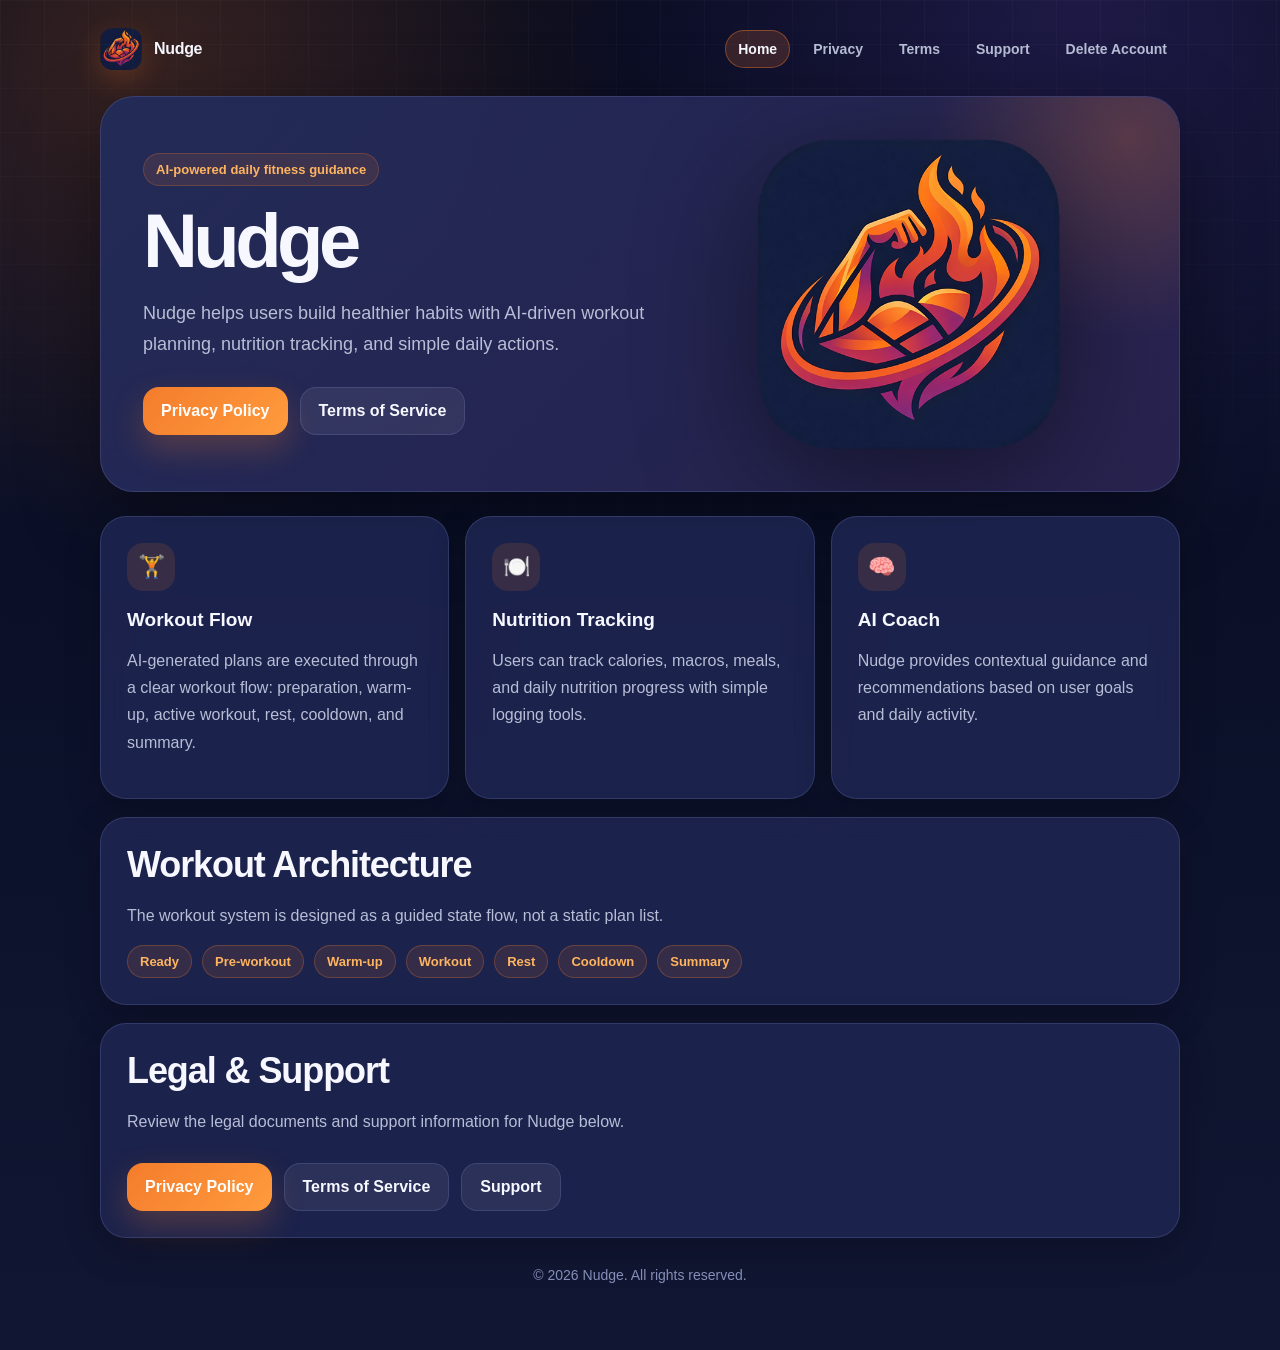
<file: index.html>
<!DOCTYPE html>
<html lang="en">
<head>
  <meta charset="UTF-8" />
  <meta name="viewport" content="width=device-width, initial-scale=1.0" />
  <meta name="description" content="Nudge is an AI-powered fitness and nutrition app for workout planning, nutrition tracking, and daily guidance." />
  <title>Nudge – AI-Powered Fitness & Nutrition App</title>
  <link rel="icon" href="assets/logo.png" />
  <link rel="apple-touch-icon" href="assets/logo.png" />
  <link rel="stylesheet" href="style.css" />
</head>
<body>
  <main class="page">
    <nav class="nav">
      <a class="nav-brand" href="index.html">
        <img class="nav-logo" src="assets/logo.png" alt="Nudge logo" />
        <span>Nudge</span>
      </a>
      <div class="nav-links">
        <a class="active" href="index.html">Home</a>
        <a href="privacy.html">Privacy</a>
        <a href="terms.html">Terms</a>
        <a href="support.html">Support</a>
        <a href="delete-account.html">Delete Account</a>
      </div>
    </nav>

    <section class="hero">
      <div class="hero-content">
        <div class="eyebrow">AI-powered daily fitness guidance</div>
        <h1>Nudge</h1>
        <p class="lead">
          Nudge helps users build healthier habits with AI-driven workout planning,
          nutrition tracking, and simple daily actions.
        </p>
        <div class="cta-row">
          <a class="btn" href="privacy.html">Privacy Policy</a>
          <a class="btn secondary" href="terms.html">Terms of Service</a>
        </div>
      </div>
      <div class="hero-visual">
        <img class="app-logo-large" src="assets/logo.png" alt="Nudge app logo" />
      </div>
    </section>

    <section class="grid" aria-label="App features">
      <article class="card">
        <div class="card-icon">🏋️</div>
        <h3>Workout Flow</h3>
        <p>AI-generated plans are executed through a clear workout flow: preparation, warm-up, active workout, rest, cooldown, and summary.</p>
      </article>
      <article class="card">
        <div class="card-icon">🍽️</div>
        <h3>Nutrition Tracking</h3>
        <p>Users can track calories, macros, meals, and daily nutrition progress with simple logging tools.</p>
      </article>
      <article class="card">
        <div class="card-icon">🧠</div>
        <h3>AI Coach</h3>
        <p>Nudge provides contextual guidance and recommendations based on user goals and daily activity.</p>
      </article>
    </section>

    <section class="section">
      <h2>Workout Architecture</h2>
      <p>The workout system is designed as a guided state flow, not a static plan list.</p>
      <div class="flow">
        <span>Ready</span>
        <span>Pre-workout</span>
        <span>Warm-up</span>
        <span>Workout</span>
        <span>Rest</span>
        <span>Cooldown</span>
        <span>Summary</span>
      </div>
    </section>

    <section class="section">
      <h2>Legal & Support</h2>
      <p>Review the legal documents and support information for Nudge below.</p>
      <div class="links">
        <a class="btn" href="privacy.html">Privacy Policy</a>
        <a class="btn secondary" href="terms.html">Terms of Service</a>
        <a class="btn secondary" href="support.html">Support</a>
      </div>
    </section>

    <p class="footer">© 2026 Nudge. All rights reserved.</p>
  </main>
</body>
</html>
</file>
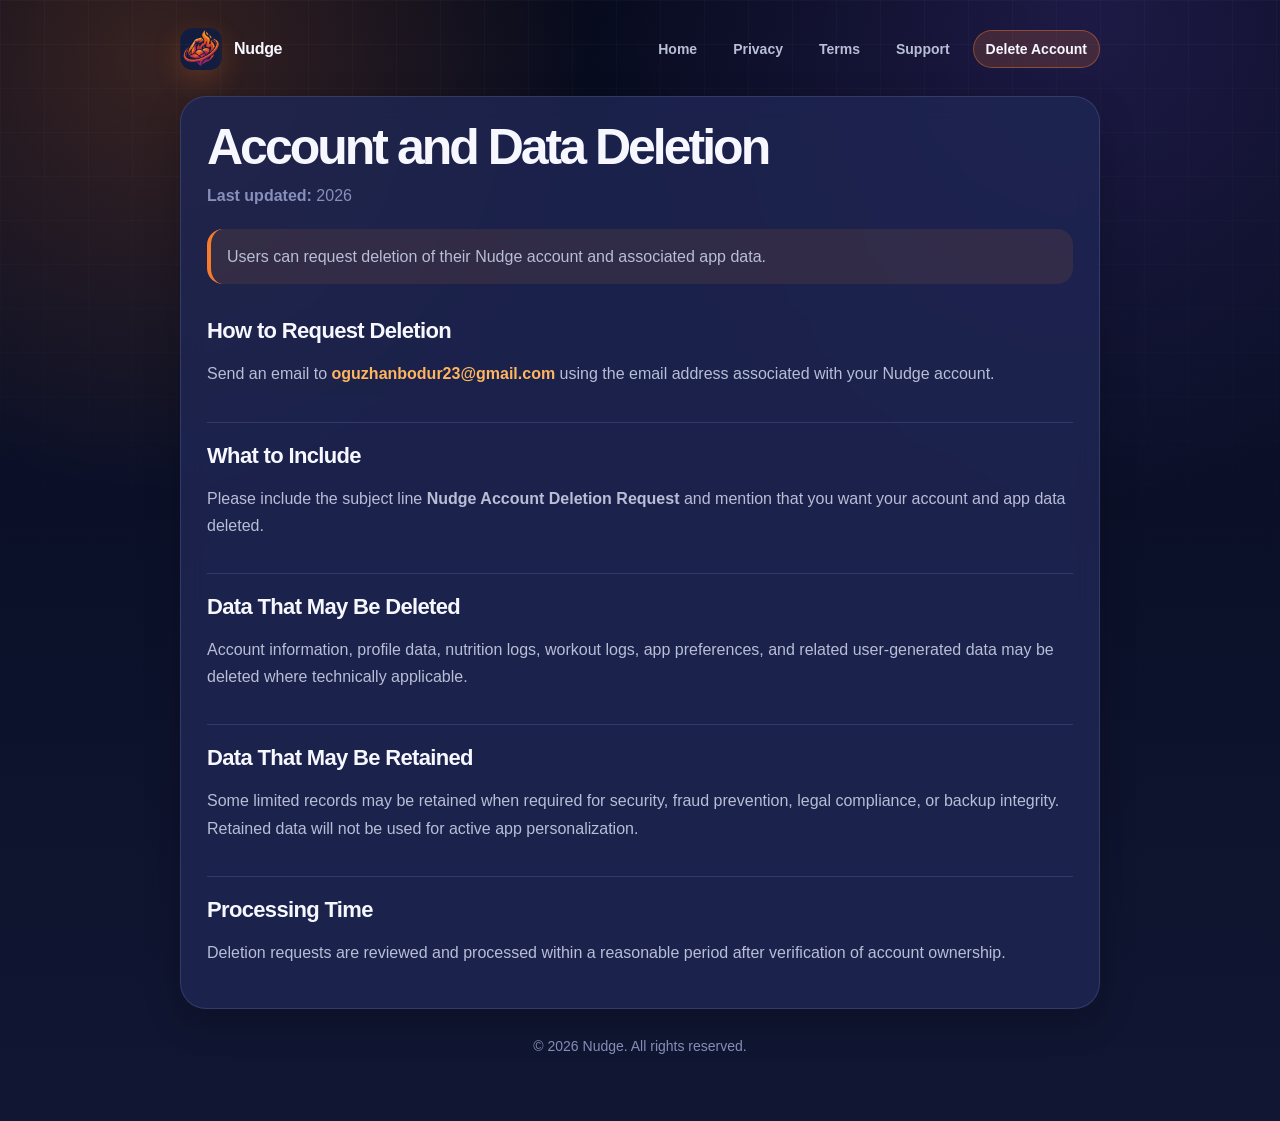
<file: delete-account.html>
<!DOCTYPE html>
<html lang="en">
<head>
  <meta charset="UTF-8" />
  <meta name="viewport" content="width=device-width, initial-scale=1.0" />
  <meta name="description" content="Nudge Account and Data Deletion" />
  <title>Nudge Account Deletion</title>
  <link rel="icon" href="assets/logo.png" />
  <link rel="apple-touch-icon" href="assets/logo.png" />
  <link rel="stylesheet" href="style.css" />
</head>
<body>
  <main class="page legal-shell">
    <nav class="nav">
      <a class="nav-brand" href="index.html">
        <img class="nav-logo" src="assets/logo.png" alt="Nudge logo" />
        <span>Nudge</span>
      </a>
      <div class="nav-links">
        <a href="index.html">Home</a>
        <a href="privacy.html">Privacy</a>
        <a href="terms.html">Terms</a>
        <a href="support.html">Support</a>
        <a class="active" href="delete-account.html">Delete Account</a>
      </div>
    </nav>

    <article class="legal-card">
      <h1>Account and Data Deletion</h1>
      <p class="meta"><strong>Last updated:</strong> 2026</p>

      <p class="notice">Users can request deletion of their Nudge account and associated app data.</p>

      <h2>How to Request Deletion</h2>
      <p>Send an email to <a href="mailto:oguzhanbodur23@gmail.com">oguzhanbodur23@gmail.com</a> using the email address associated with your Nudge account.</p>

      <h2>What to Include</h2>
      <p>Please include the subject line <strong>Nudge Account Deletion Request</strong> and mention that you want your account and app data deleted.</p>

      <h2>Data That May Be Deleted</h2>
      <p>Account information, profile data, nutrition logs, workout logs, app preferences, and related user-generated data may be deleted where technically applicable.</p>

      <h2>Data That May Be Retained</h2>
      <p>Some limited records may be retained when required for security, fraud prevention, legal compliance, or backup integrity. Retained data will not be used for active app personalization.</p>

      <h2>Processing Time</h2>
      <p>Deletion requests are reviewed and processed within a reasonable period after verification of account ownership.</p>
    </article>

    <p class="footer">© 2026 Nudge. All rights reserved.</p>
  </main>
</body>
</html>
</file>
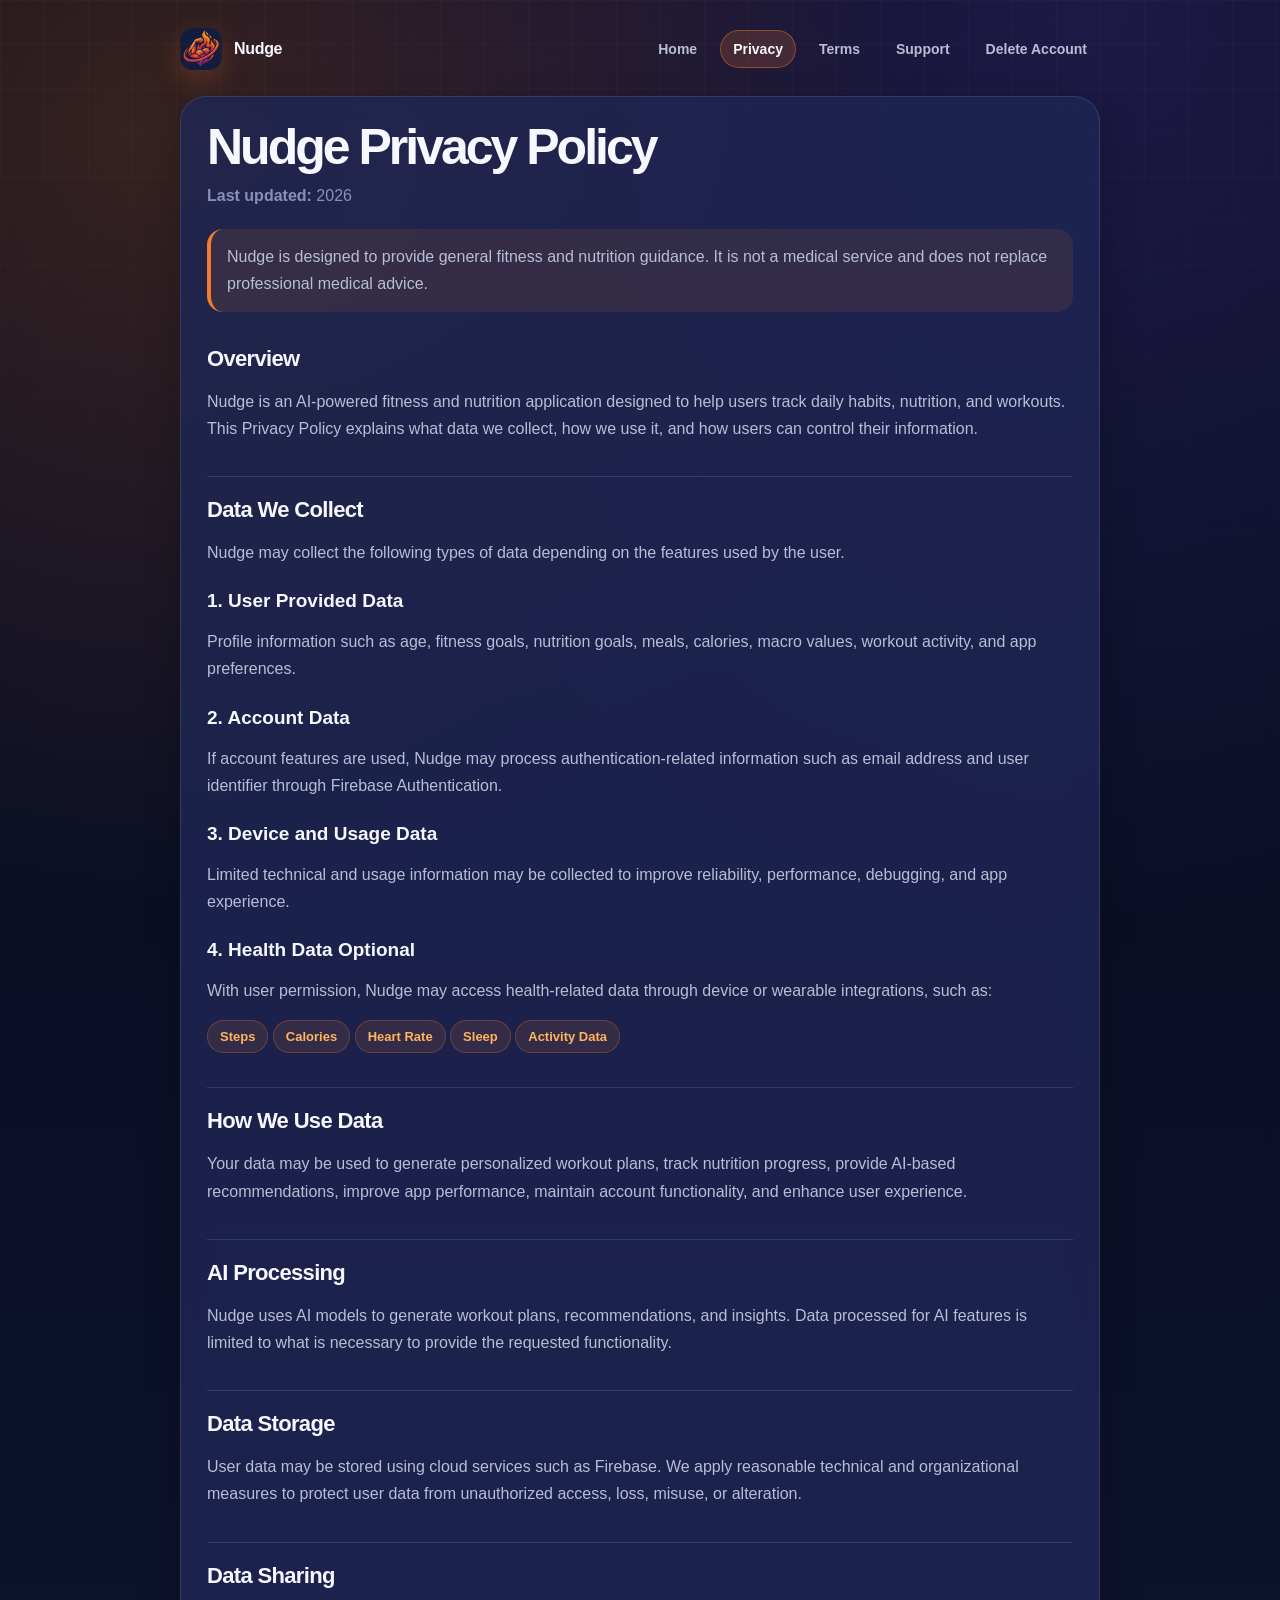
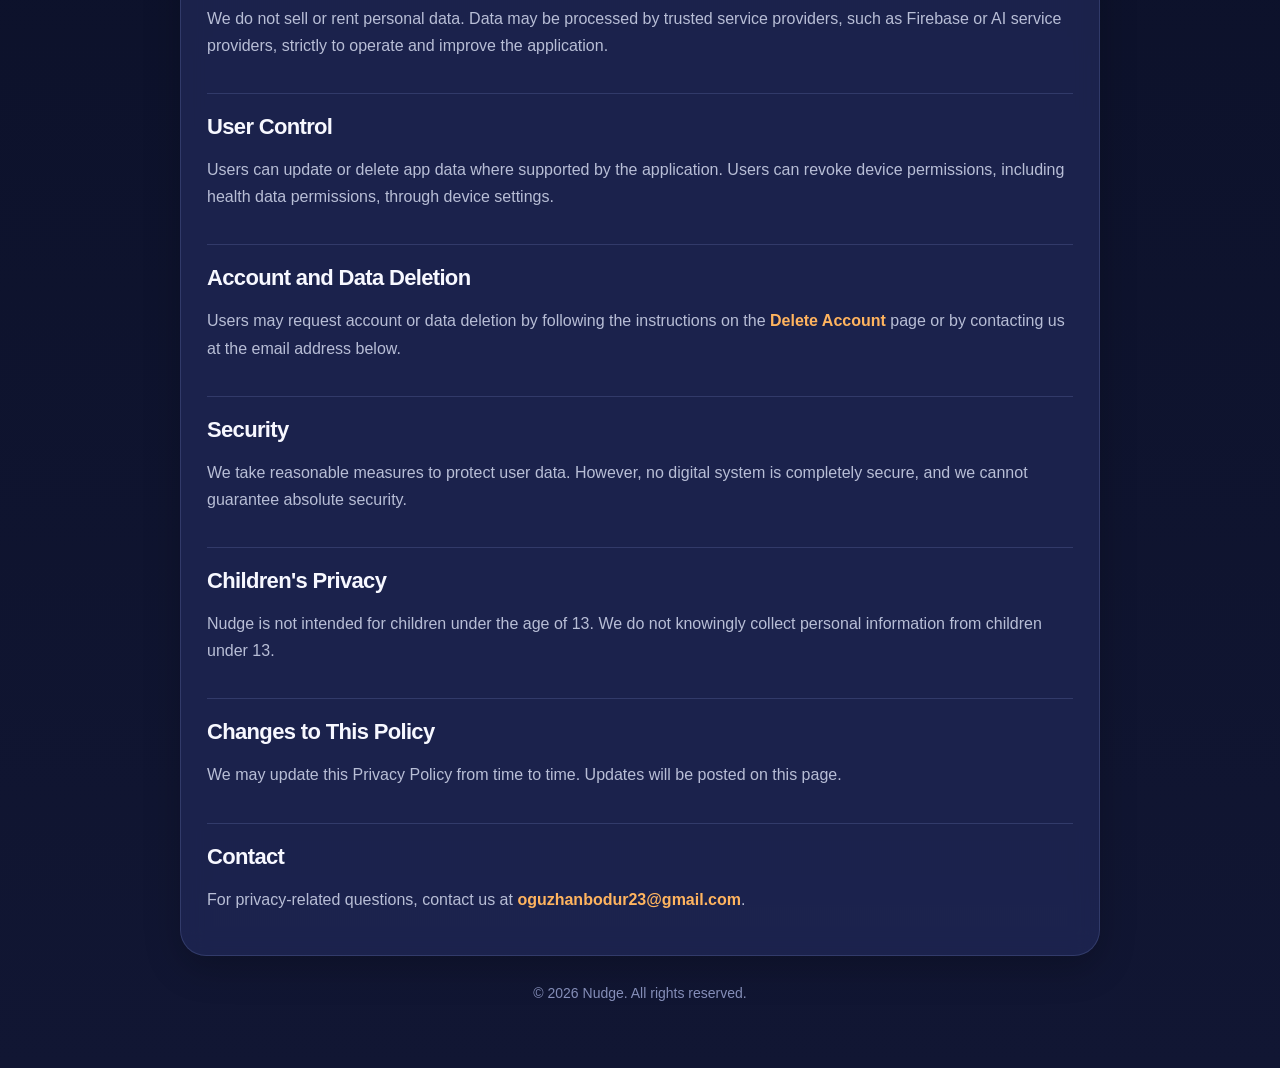
<file: privacy.html>
<!DOCTYPE html>
<html lang="en">
<head>
  <meta charset="UTF-8" />
  <meta name="viewport" content="width=device-width, initial-scale=1.0" />
  <meta name="description" content="Nudge Privacy Policy" />
  <title>Nudge Privacy Policy</title>
  <link rel="icon" href="assets/logo.png" />
  <link rel="apple-touch-icon" href="assets/logo.png" />
  <link rel="stylesheet" href="style.css" />
</head>
<body>
  <main class="page legal-shell">
    <nav class="nav">
      <a class="nav-brand" href="index.html">
        <img class="nav-logo" src="assets/logo.png" alt="Nudge logo" />
        <span>Nudge</span>
      </a>
      <div class="nav-links">
        <a href="index.html">Home</a>
        <a class="active" href="privacy.html">Privacy</a>
        <a href="terms.html">Terms</a>
        <a href="support.html">Support</a>
        <a href="delete-account.html">Delete Account</a>
      </div>
    </nav>

    <article class="legal-card">
      <h1>Nudge Privacy Policy</h1>
      <p class="meta"><strong>Last updated:</strong> 2026</p>

      <p class="notice">Nudge is designed to provide general fitness and nutrition guidance. It is not a medical service and does not replace professional medical advice.</p>

      <h2>Overview</h2>
      <p>Nudge is an AI-powered fitness and nutrition application designed to help users track daily habits, nutrition, and workouts. This Privacy Policy explains what data we collect, how we use it, and how users can control their information.</p>

      <h2>Data We Collect</h2>
      <p>Nudge may collect the following types of data depending on the features used by the user.</p>

      <h3>1. User Provided Data</h3>
      <p>Profile information such as age, fitness goals, nutrition goals, meals, calories, macro values, workout activity, and app preferences.</p>

      <h3>2. Account Data</h3>
      <p>If account features are used, Nudge may process authentication-related information such as email address and user identifier through Firebase Authentication.</p>

      <h3>3. Device and Usage Data</h3>
      <p>Limited technical and usage information may be collected to improve reliability, performance, debugging, and app experience.</p>

      <h3>4. Health Data Optional</h3>
      <p>With user permission, Nudge may access health-related data through device or wearable integrations, such as:</p>
      <div>
        <span class="tag">Steps</span>
        <span class="tag">Calories</span>
        <span class="tag">Heart Rate</span>
        <span class="tag">Sleep</span>
        <span class="tag">Activity Data</span>
      </div>

      <h2>How We Use Data</h2>
      <p>Your data may be used to generate personalized workout plans, track nutrition progress, provide AI-based recommendations, improve app performance, maintain account functionality, and enhance user experience.</p>

      <h2>AI Processing</h2>
      <p>Nudge uses AI models to generate workout plans, recommendations, and insights. Data processed for AI features is limited to what is necessary to provide the requested functionality.</p>

      <h2>Data Storage</h2>
      <p>User data may be stored using cloud services such as Firebase. We apply reasonable technical and organizational measures to protect user data from unauthorized access, loss, misuse, or alteration.</p>

      <h2>Data Sharing</h2>
      <p>We do not sell or rent personal data. Data may be processed by trusted service providers, such as Firebase or AI service providers, strictly to operate and improve the application.</p>

      <h2>User Control</h2>
      <p>Users can update or delete app data where supported by the application. Users can revoke device permissions, including health data permissions, through device settings.</p>

      <h2>Account and Data Deletion</h2>
      <p>Users may request account or data deletion by following the instructions on the <a href="delete-account.html">Delete Account</a> page or by contacting us at the email address below.</p>

      <h2>Security</h2>
      <p>We take reasonable measures to protect user data. However, no digital system is completely secure, and we cannot guarantee absolute security.</p>

      <h2>Children's Privacy</h2>
      <p>Nudge is not intended for children under the age of 13. We do not knowingly collect personal information from children under 13.</p>

      <h2>Changes to This Policy</h2>
      <p>We may update this Privacy Policy from time to time. Updates will be posted on this page.</p>

      <h2>Contact</h2>
      <p>For privacy-related questions, contact us at <a href="mailto:oguzhanbodur23@gmail.com">oguzhanbodur23@gmail.com</a>.</p>
    </article>

    <p class="footer">© 2026 Nudge. All rights reserved.</p>
  </main>
</body>
</html>
</file>
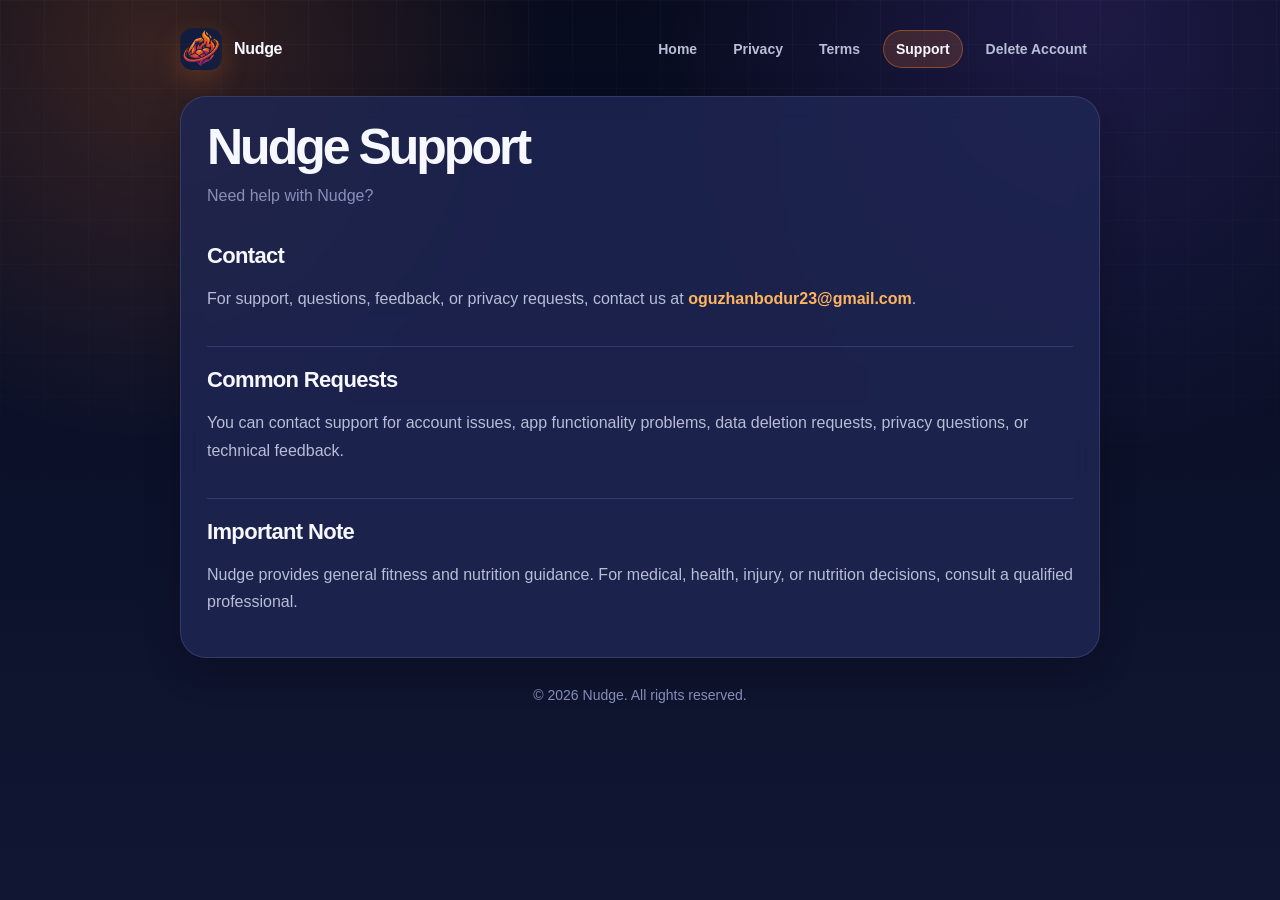
<file: support.html>
<!DOCTYPE html>
<html lang="en">
<head>
  <meta charset="UTF-8" />
  <meta name="viewport" content="width=device-width, initial-scale=1.0" />
  <meta name="description" content="Nudge Support" />
  <title>Nudge Support</title>
  <link rel="icon" href="assets/logo.png" />
  <link rel="apple-touch-icon" href="assets/logo.png" />
  <link rel="stylesheet" href="style.css" />
</head>
<body>
  <main class="page legal-shell">
    <nav class="nav">
      <a class="nav-brand" href="index.html">
        <img class="nav-logo" src="assets/logo.png" alt="Nudge logo" />
        <span>Nudge</span>
      </a>
      <div class="nav-links">
        <a href="index.html">Home</a>
        <a href="privacy.html">Privacy</a>
        <a href="terms.html">Terms</a>
        <a class="active" href="support.html">Support</a>
        <a href="delete-account.html">Delete Account</a>
      </div>
    </nav>

    <article class="legal-card">
      <h1>Nudge Support</h1>
      <p class="meta">Need help with Nudge?</p>

      <h2>Contact</h2>
      <p>For support, questions, feedback, or privacy requests, contact us at <a href="mailto:oguzhanbodur23@gmail.com">oguzhanbodur23@gmail.com</a>.</p>

      <h2>Common Requests</h2>
      <p>You can contact support for account issues, app functionality problems, data deletion requests, privacy questions, or technical feedback.</p>

      <h2>Important Note</h2>
      <p>Nudge provides general fitness and nutrition guidance. For medical, health, injury, or nutrition decisions, consult a qualified professional.</p>
    </article>

    <p class="footer">© 2026 Nudge. All rights reserved.</p>
  </main>
</body>
</html>
</file>
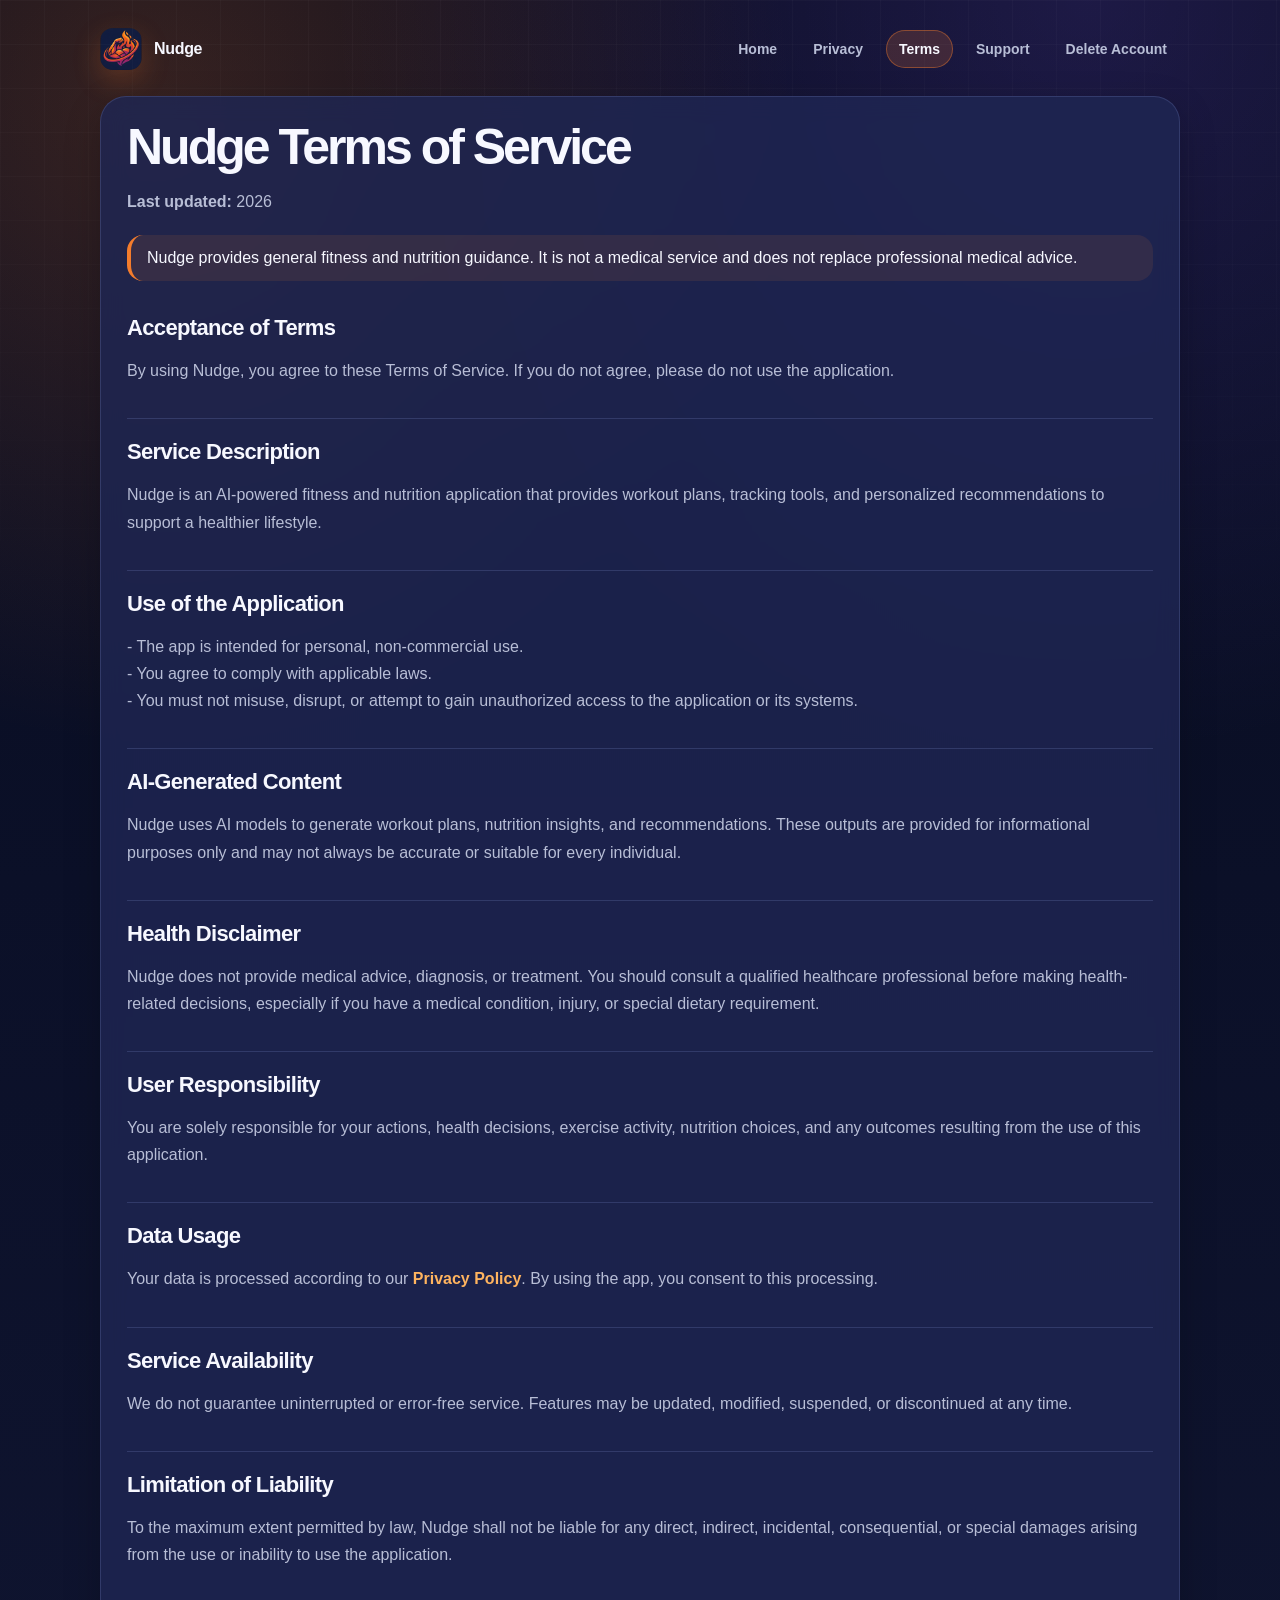
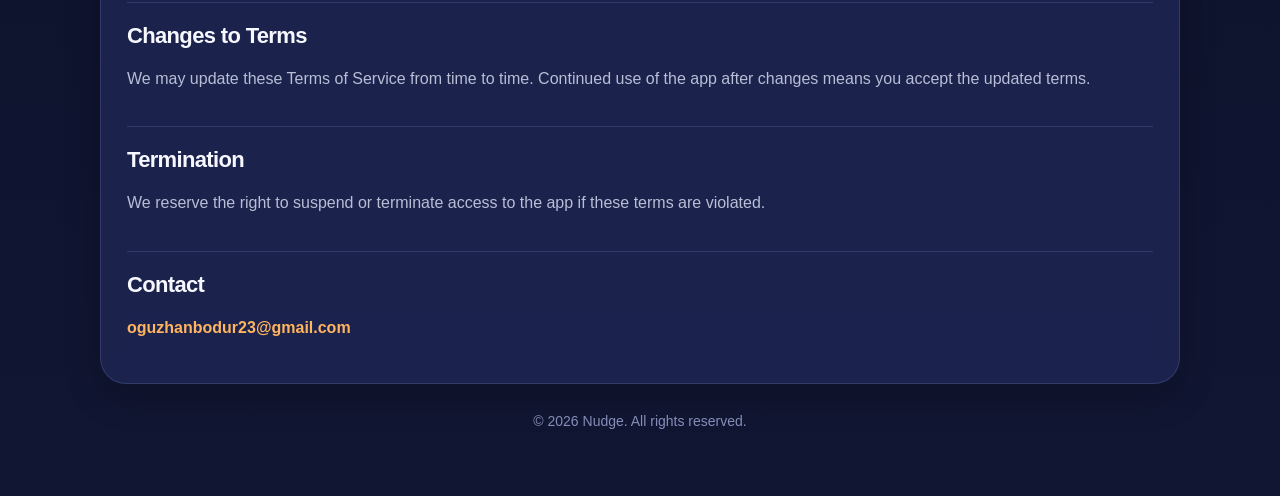
<file: terms.html>
<!DOCTYPE html>
<html lang="en">
<head>
  <meta charset="UTF-8" />
  <meta name="viewport" content="width=device-width, initial-scale=1.0" />
  <meta name="description" content="Nudge Terms of Service" />
  <title>Nudge Terms of Service</title>
  <link rel="icon" href="./assets/logo.png" />
  <link rel="apple-touch-icon" href="./assets/logo.png" />
  <link rel="stylesheet" href="./style.css" />
</head>

<body>
  <main class="page">
    <nav class="nav">
      <a class="nav-brand" href="./index.html">
        <img class="nav-logo" src="./assets/logo.png" alt="Nudge logo" />
        <span>Nudge</span>
      </a>

      <div class="nav-links">
        <a href="./index.html">Home</a>
        <a href="./privacy.html">Privacy</a>
        <a class="active" href="./terms.html">Terms</a>
        <a href="./support.html">Support</a>
        <a href="./delete-account.html">Delete Account</a>
      </div>
    </nav>

    <section class="legal-card">
      <h1>Nudge Terms of Service</h1>
      <p class="updated"><strong>Last updated:</strong> 2026</p>

      <div class="notice">
        Nudge provides general fitness and nutrition guidance. It is not a medical service and does not replace professional medical advice.
      </div>

      <h2>Acceptance of Terms</h2>
      <p>By using Nudge, you agree to these Terms of Service. If you do not agree, please do not use the application.</p>

      <h2>Service Description</h2>
      <p>Nudge is an AI-powered fitness and nutrition application that provides workout plans, tracking tools, and personalized recommendations to support a healthier lifestyle.</p>

      <h2>Use of the Application</h2>
      <p>
        - The app is intended for personal, non-commercial use.<br>
        - You agree to comply with applicable laws.<br>
        - You must not misuse, disrupt, or attempt to gain unauthorized access to the application or its systems.
      </p>

      <h2>AI-Generated Content</h2>
      <p>Nudge uses AI models to generate workout plans, nutrition insights, and recommendations. These outputs are provided for informational purposes only and may not always be accurate or suitable for every individual.</p>

      <h2>Health Disclaimer</h2>
      <p>Nudge does not provide medical advice, diagnosis, or treatment. You should consult a qualified healthcare professional before making health-related decisions, especially if you have a medical condition, injury, or special dietary requirement.</p>

      <h2>User Responsibility</h2>
      <p>You are solely responsible for your actions, health decisions, exercise activity, nutrition choices, and any outcomes resulting from the use of this application.</p>

      <h2>Data Usage</h2>
      <p>Your data is processed according to our <a href="./privacy.html">Privacy Policy</a>. By using the app, you consent to this processing.</p>

      <h2>Service Availability</h2>
      <p>We do not guarantee uninterrupted or error-free service. Features may be updated, modified, suspended, or discontinued at any time.</p>

      <h2>Limitation of Liability</h2>
      <p>To the maximum extent permitted by law, Nudge shall not be liable for any direct, indirect, incidental, consequential, or special damages arising from the use or inability to use the application.</p>

      <h2>Changes to Terms</h2>
      <p>We may update these Terms of Service from time to time. Continued use of the app after changes means you accept the updated terms.</p>

      <h2>Termination</h2>
      <p>We reserve the right to suspend or terminate access to the app if these terms are violated.</p>

      <h2>Contact</h2>
      <p><a href="mailto:oguzhanbodur23@gmail.com">oguzhanbodur23@gmail.com</a></p>
    </section>

    <p class="footer">© 2026 Nudge. All rights reserved.</p>
  </main>
</body>
</html>
</file>
<file: style.css>
:root {
  --bg-0: #070b1d;
  --bg-1: #0b1028;
  --bg-2: #111633;
  --card: rgba(31, 39, 83, 0.82);
  --card-solid: #1c2247;
  --card-2: rgba(43, 36, 82, 0.88);
  --border: rgba(130, 145, 210, 0.22);
  --text: #f7f8ff;
  --muted: #b8bed6;
  --soft: #8790bb;
  --accent: #f47c2c;
  --accent-2: #ffb45f;
  --danger: #ff7a7a;
  --success: #7ee2a8;
  --shadow: 0 24px 80px rgba(0, 0, 0, 0.42);
}

* { box-sizing: border-box; }

html { scroll-behavior: smooth; }

body {
  margin: 0;
  min-height: 100vh;
  font-family: -apple-system, BlinkMacSystemFont, "Segoe UI", Roboto, Inter, Arial, sans-serif;
  color: var(--text);
  background:
    radial-gradient(circle at 12% 5%, rgba(244, 124, 44, 0.20), transparent 28%),
    radial-gradient(circle at 85% 0%, rgba(132, 92, 255, 0.18), transparent 32%),
    linear-gradient(180deg, var(--bg-0), var(--bg-1) 42%, var(--bg-2));
}

body::before {
  content: "";
  position: fixed;
  inset: 0;
  pointer-events: none;
  background-image:
    linear-gradient(rgba(255,255,255,0.025) 1px, transparent 1px),
    linear-gradient(90deg, rgba(255,255,255,0.025) 1px, transparent 1px);
  background-size: 44px 44px;
  mask-image: linear-gradient(to bottom, black, transparent 80%);
}

.page {
  width: min(1080px, calc(100% - 32px));
  margin: 0 auto;
  padding: 28px 0 48px;
}

.nav {
  display: flex;
  align-items: center;
  justify-content: space-between;
  gap: 18px;
  margin-bottom: 26px;
}

.nav-brand {
  display: flex;
  align-items: center;
  gap: 12px;
  color: var(--text);
  text-decoration: none;
  font-weight: 800;
  letter-spacing: -0.02em;
}

.nav-logo {
  width: 42px;
  height: 42px;
  border-radius: 13px;
  box-shadow: 0 10px 28px rgba(244, 124, 44, 0.22);
}

.nav-links {
  display: flex;
  gap: 10px;
  flex-wrap: wrap;
  justify-content: flex-end;
}

.nav-links a {
  color: var(--muted);
  text-decoration: none;
  font-size: 14px;
  font-weight: 700;
  padding: 10px 12px;
  border: 1px solid transparent;
  border-radius: 999px;
  transition: color 0.25s ease, background-color 0.25s ease, border-color 0.25s ease, transform 0.25s ease;
}

.nav-links a:hover {
  color: var(--text);
  background: rgba(244,124,44,0.14);
  border-color: rgba(244,124,44,0.36);
  transform: translateY(-1px);
}

.nav-links a.active {
  color: var(--text);
  background: rgba(244,124,44,0.18);
  border-color: rgba(244,124,44,0.42);
}

.hero {
  position: relative;
  overflow: hidden;
  display: grid;
  grid-template-columns: 1.05fr 0.95fr;
  gap: 34px;
  align-items: center;
  background: linear-gradient(135deg, rgba(34, 43, 89, 0.96), rgba(43, 36, 82, 0.92));
  border: 1px solid var(--border);
  border-radius: 34px;
  padding: 42px;
  box-shadow: var(--shadow);
}

.hero::after {
  content: "";
  position: absolute;
  width: 420px;
  height: 420px;
  right: -160px;
  top: -170px;
  background: radial-gradient(circle, rgba(244, 124, 44, 0.24), transparent 68%);
}

.hero-content,
.hero-visual { position: relative; z-index: 1; }

.eyebrow {
  display: inline-flex;
  align-items: center;
  gap: 8px;
  color: var(--accent-2);
  background: rgba(244, 124, 44, 0.12);
  border: 1px solid rgba(244, 124, 44, 0.24);
  border-radius: 999px;
  padding: 8px 12px;
  font-size: 13px;
  font-weight: 800;
  margin-bottom: 18px;
}

h1 {
  margin: 0;
  font-size: clamp(40px, 7vw, 76px);
  line-height: 0.98;
  letter-spacing: -0.06em;
}

h2 {
  margin: 0 0 14px;
  font-size: clamp(24px, 3vw, 36px);
  letter-spacing: -0.03em;
}

h3 {
  margin: 0 0 8px;
  font-size: 19px;
}

p, li {
  color: var(--muted);
  line-height: 1.7;
}

.lead {
  margin: 20px 0 0;
  max-width: 640px;
  font-size: 18px;
}

.hero-visual {
  display: grid;
  place-items: center;
  min-height: 280px;
}

.app-logo-large {
  width: min(310px, 78vw);
  height: auto;
  border-radius: 34px;
  filter: drop-shadow(0 30px 60px rgba(0,0,0,0.45));
  transition: transform 0.35s ease, filter 0.35s ease;
}

.app-logo-large:hover {
  transform: scale(1.05) rotate(-2deg);
  filter: drop-shadow(0 30px 70px rgba(244,124,44,0.45));
}

.cta-row,
.links {
  display: flex;
  gap: 12px;
  flex-wrap: wrap;
  margin-top: 28px;
}

.btn {
  display: inline-flex;
  align-items: center;
  justify-content: center;
  gap: 8px;
  min-height: 48px;
  padding: 14px 18px;
  border-radius: 16px;
  color: #ffffff;
  background: linear-gradient(135deg, var(--accent), #ff9b3d);
  box-shadow: 0 14px 32px rgba(244, 124, 44, 0.25);
  text-decoration: none;
  font-weight: 900;
  transition: transform 0.25s ease, box-shadow 0.25s ease, filter 0.25s ease;
}

.btn:hover {
  transform: translateY(-2px);
  filter: brightness(1.06);
  box-shadow: 0 18px 42px rgba(244, 124, 44, 0.34);
}

.btn.secondary {
  background: rgba(255,255,255,0.07);
  color: var(--text);
  border: 1px solid var(--border);
  box-shadow: none;
}

.btn.secondary:hover {
  background: rgba(244,124,44,0.13);
  border-color: rgba(244,124,44,0.45);
}

.grid {
  display: grid;
  grid-template-columns: repeat(3, 1fr);
  gap: 16px;
  margin-top: 24px;
}

.card,
.section,
.legal-card {
  background: var(--card);
  border: 1px solid var(--border);
  border-radius: 26px;
  padding: 26px;
  box-shadow: 0 12px 36px rgba(0,0,0,0.22);
  backdrop-filter: blur(12px);
  transition: transform 0.25s ease, box-shadow 0.25s ease, border-color 0.25s ease, background 0.25s ease;
}

.card:hover {
  transform: translateY(-6px);
  border-color: rgba(244,124,44,0.38);
  background: rgba(39,48,100,0.9);
  box-shadow: 0 20px 55px rgba(0,0,0,0.34);
}

.section { margin-top: 18px; }

.card-icon {
  width: 48px;
  height: 48px;
  display: grid;
  place-items: center;
  border-radius: 16px;
  margin-bottom: 18px;
  background: rgba(244, 124, 44, 0.13);
  color: var(--accent-2);
  font-size: 22px;
}

.flow {
  display: flex;
  flex-wrap: wrap;
  gap: 10px;
  margin-top: 16px;
}

.flow span,
.tag {
  display: inline-flex;
  align-items: center;
  border-radius: 999px;
  padding: 8px 12px;
  color: var(--accent-2);
  background: rgba(244,124,44,0.12);
  border: 1px solid rgba(244,124,44,0.28);
  font-weight: 800;
  font-size: 13px;
  transition: transform 0.25s ease, background 0.25s ease, border-color 0.25s ease;
}

.flow span:hover {
  transform: translateY(-3px);
  background: rgba(244,124,44,0.18);
  border-color: rgba(244,124,44,0.5);
}

.legal-shell {
  max-width: 920px;
  margin: 0 auto;
}

.legal-card h1 {
  font-size: clamp(32px, 5vw, 50px);
  margin-bottom: 10px;
}

.legal-card h2 {
  margin-top: 34px;
  padding-top: 20px;
  border-top: 1px solid var(--border);
  font-size: 22px;
}

.legal-card h2:first-of-type {
  border-top: 0;
  padding-top: 0;
}

.legal-card h3 {
  margin-top: 24px;
  color: var(--text);
}

.meta {
  color: var(--soft);
  margin-top: 0;
}

.notice {
  border-left: 4px solid var(--accent);
  background: rgba(244,124,44,0.10);
  padding: 14px 16px;
  border-radius: 16px;
  margin: 20px 0;
}

.legal-card a,
.section p a {
  color: var(--accent-2);
  font-weight: 800;
  text-decoration: none;
}

.legal-card a:hover,
.section p a:hover {
  color: var(--accent);
}

.footer {
  margin-top: 26px;
  text-align: center;
  color: var(--soft);
  font-size: 14px;
}

@media (max-width: 820px) {
  .hero { grid-template-columns: 1fr; padding: 28px; }
  .grid { grid-template-columns: 1fr; }
  .nav { align-items: flex-start; flex-direction: column; }
  .nav-links { justify-content: flex-start; }
  .app-logo-large { width: min(230px, 72vw); }
  .legal-card, .section, .card { padding: 22px; border-radius: 22px; }
}
</file>
